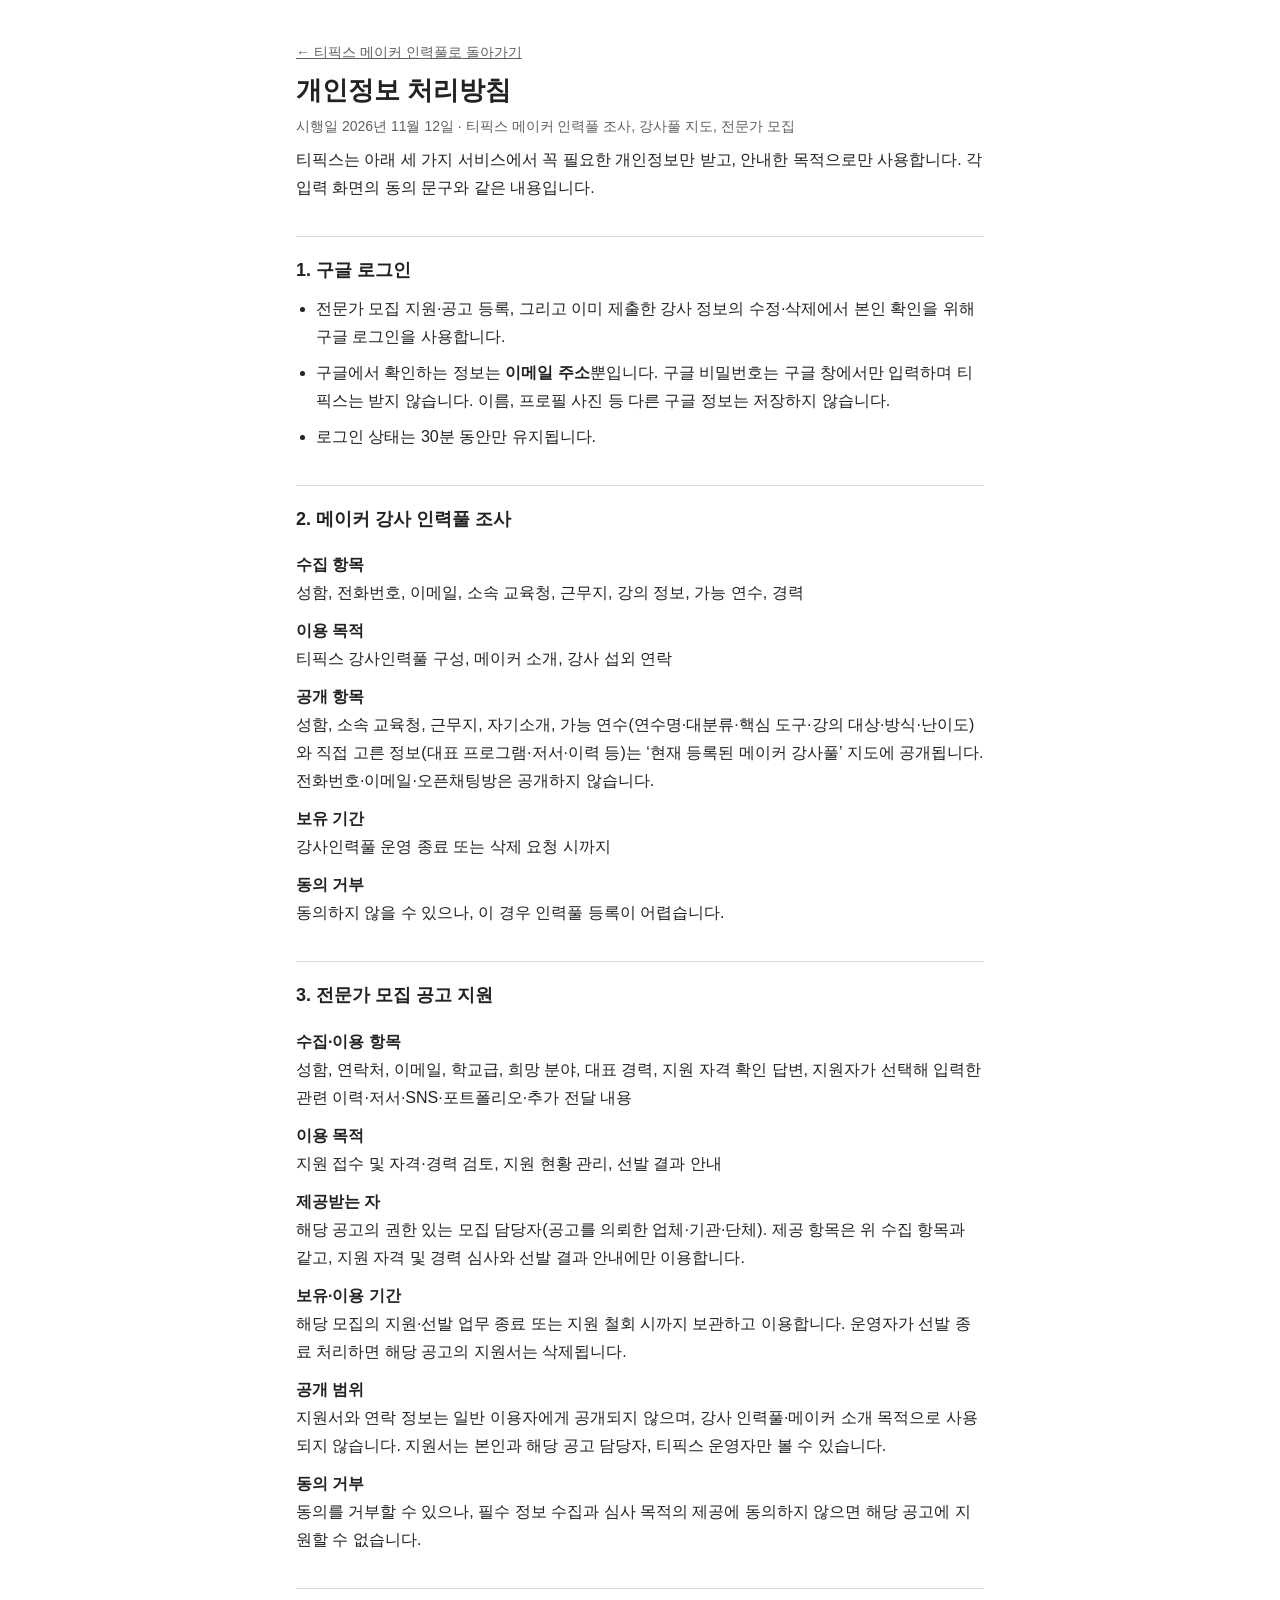
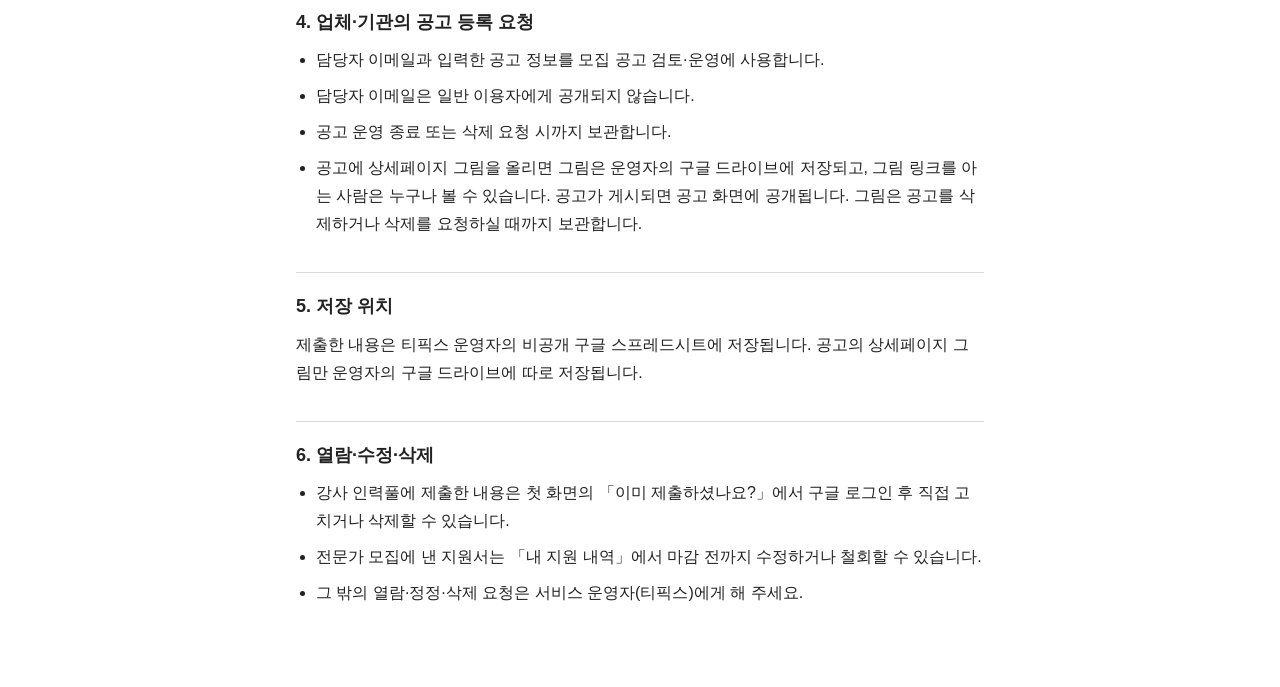
<file: privacy.html>
<!doctype html>
<html lang="ko">
<head>
<meta charset="utf-8">
<meta name="viewport" content="width=device-width, initial-scale=1">
<title>개인정보 처리방침 | 티픽스 메이커 인력풀</title>
<meta name="description" content="티픽스 메이커 인력풀 조사와 전문가 모집에서 수집하는 개인정보와 구글 로그인 사용 방식을 안내합니다.">
<style>
:root{--ink:#222;--sub:#5f5f5f;--line:#d9d9d9;--bg:#fff}
*{box-sizing:border-box}
body{margin:0;background:var(--bg);color:var(--ink);font:16px/1.75 Pretendard,-apple-system,BlinkMacSystemFont,"Apple SD Gothic Neo","Noto Sans KR",sans-serif}
main{max-width:720px;margin:0 auto;padding:40px 16px 72px}
h1{font-size:26px;line-height:1.35;margin:0 0 6px}
h2{font-size:18px;margin:34px 0 8px;padding-top:18px;border-top:1px solid var(--line)}
p,li{margin:0 0 8px}
ul{padding-left:20px;margin:0 0 8px}
.date,.back{color:var(--sub);font-size:14px}
a{color:inherit}
dt{font-weight:700;margin-top:10px}
dd{margin:0 0 4px}
</style>
</head>
<body>
<main>
<p class="back"><a href="./">← 티픽스 메이커 인력풀로 돌아가기</a></p>
<h1>개인정보 처리방침</h1>
<p class="date">시행일 2026년 11월 12일 · 티픽스 메이커 인력풀 조사, 강사풀 지도, 전문가 모집</p>
<p>티픽스는 아래 세 가지 서비스에서 꼭 필요한 개인정보만 받고, 안내한 목적으로만 사용합니다. 각 입력 화면의 동의 문구와 같은 내용입니다.</p>

<h2>1. 구글 로그인</h2>
<ul>
<li>전문가 모집 지원·공고 등록, 그리고 이미 제출한 강사 정보의 수정·삭제에서 본인 확인을 위해 구글 로그인을 사용합니다.</li>
<li>구글에서 확인하는 정보는 <b>이메일 주소</b>뿐입니다. 구글 비밀번호는 구글 창에서만 입력하며 티픽스는 받지 않습니다. 이름, 프로필 사진 등 다른 구글 정보는 저장하지 않습니다.</li>
<li>로그인 상태는 30분 동안만 유지됩니다.</li>
</ul>

<h2>2. 메이커 강사 인력풀 조사</h2>
<dl>
<dt>수집 항목</dt><dd>성함, 전화번호, 이메일, 소속 교육청, 근무지, 강의 정보, 가능 연수, 경력</dd>
<dt>이용 목적</dt><dd>티픽스 강사인력풀 구성, 메이커 소개, 강사 섭외 연락</dd>
<dt>공개 항목</dt><dd>성함, 소속 교육청, 근무지, 자기소개, 가능 연수(연수명·대분류·핵심 도구·강의 대상·방식·난이도)와 직접 고른 정보(대표 프로그램·저서·이력 등)는 ‘현재 등록된 메이커 강사풀’ 지도에 공개됩니다. 전화번호·이메일·오픈채팅방은 공개하지 않습니다.</dd>
<dt>보유 기간</dt><dd>강사인력풀 운영 종료 또는 삭제 요청 시까지</dd>
<dt>동의 거부</dt><dd>동의하지 않을 수 있으나, 이 경우 인력풀 등록이 어렵습니다.</dd>
</dl>

<h2>3. 전문가 모집 공고 지원</h2>
<dl>
<dt>수집·이용 항목</dt><dd>성함, 연락처, 이메일, 학교급, 희망 분야, 대표 경력, 지원 자격 확인 답변, 지원자가 선택해 입력한 관련 이력·저서·SNS·포트폴리오·추가 전달 내용</dd>
<dt>이용 목적</dt><dd>지원 접수 및 자격·경력 검토, 지원 현황 관리, 선발 결과 안내</dd>
<dt>제공받는 자</dt><dd>해당 공고의 권한 있는 모집 담당자(공고를 의뢰한 업체·기관·단체). 제공 항목은 위 수집 항목과 같고, 지원 자격 및 경력 심사와 선발 결과 안내에만 이용합니다.</dd>
<dt>보유·이용 기간</dt><dd>해당 모집의 지원·선발 업무 종료 또는 지원 철회 시까지 보관하고 이용합니다. 운영자가 선발 종료 처리하면 해당 공고의 지원서는 삭제됩니다.</dd>
<dt>공개 범위</dt><dd>지원서와 연락 정보는 일반 이용자에게 공개되지 않으며, 강사 인력풀·메이커 소개 목적으로 사용되지 않습니다. 지원서는 본인과 해당 공고 담당자, 티픽스 운영자만 볼 수 있습니다.</dd>
<dt>동의 거부</dt><dd>동의를 거부할 수 있으나, 필수 정보 수집과 심사 목적의 제공에 동의하지 않으면 해당 공고에 지원할 수 없습니다.</dd>
</dl>

<h2>4. 업체·기관의 공고 등록 요청</h2>
<ul>
<li>담당자 이메일과 입력한 공고 정보를 모집 공고 검토·운영에 사용합니다.</li>
<li>담당자 이메일은 일반 이용자에게 공개되지 않습니다.</li>
<li>공고 운영 종료 또는 삭제 요청 시까지 보관합니다.</li>
<li>공고에 상세페이지 그림을 올리면 그림은 운영자의 구글 드라이브에 저장되고, 그림 링크를 아는 사람은 누구나 볼 수 있습니다. 공고가 게시되면 공고 화면에 공개됩니다. 그림은 공고를 삭제하거나 삭제를 요청하실 때까지 보관합니다.</li>
</ul>

<h2>5. 저장 위치</h2>
<p>제출한 내용은 티픽스 운영자의 비공개 구글 스프레드시트에 저장됩니다. 공고의 상세페이지 그림만 운영자의 구글 드라이브에 따로 저장됩니다.</p>

<h2>6. 열람·수정·삭제</h2>
<ul>
<li>강사 인력풀에 제출한 내용은 첫 화면의 「이미 제출하셨나요?」에서 구글 로그인 후 직접 고치거나 삭제할 수 있습니다.</li>
<li>전문가 모집에 낸 지원서는 「내 지원 내역」에서 마감 전까지 수정하거나 철회할 수 있습니다.</li>
<li>그 밖의 열람·정정·삭제 요청은 서비스 운영자(티픽스)에게 해 주세요.</li>
</ul>
</main>
</body>
</html>
</file>
